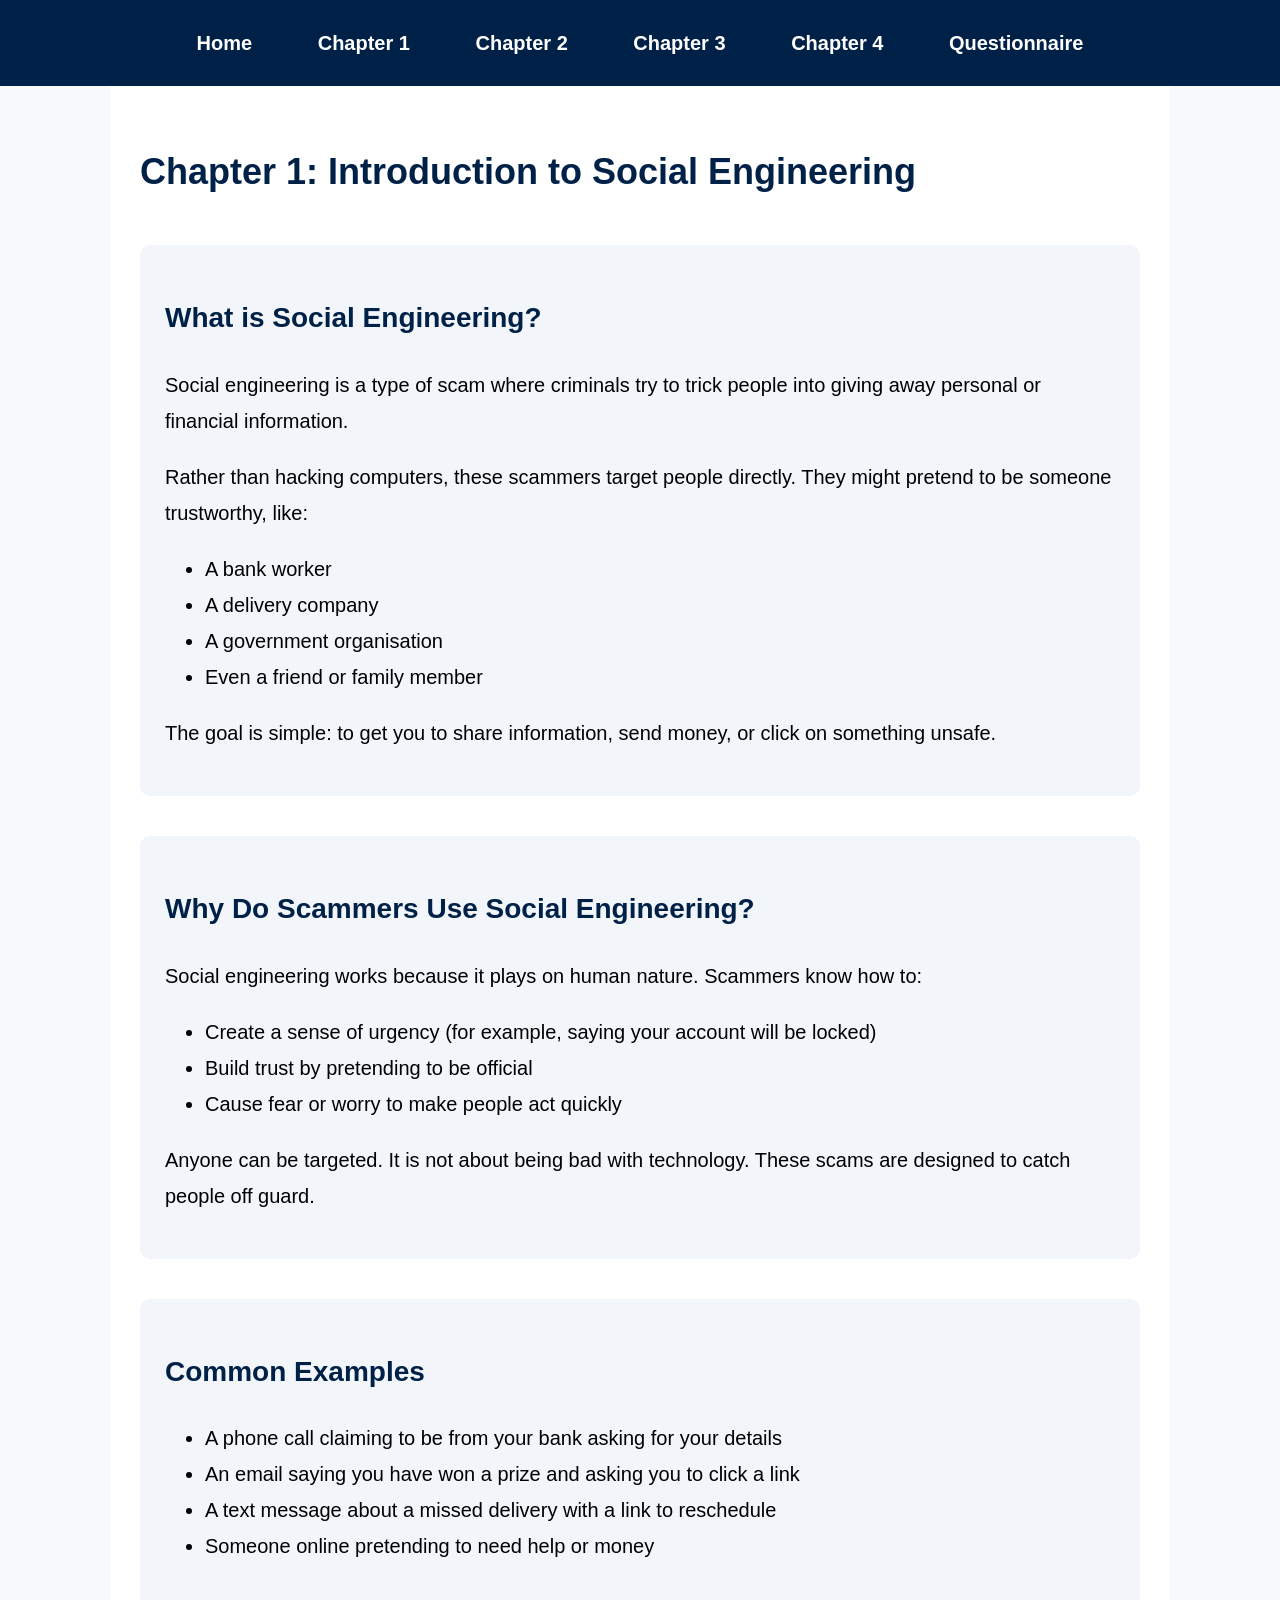
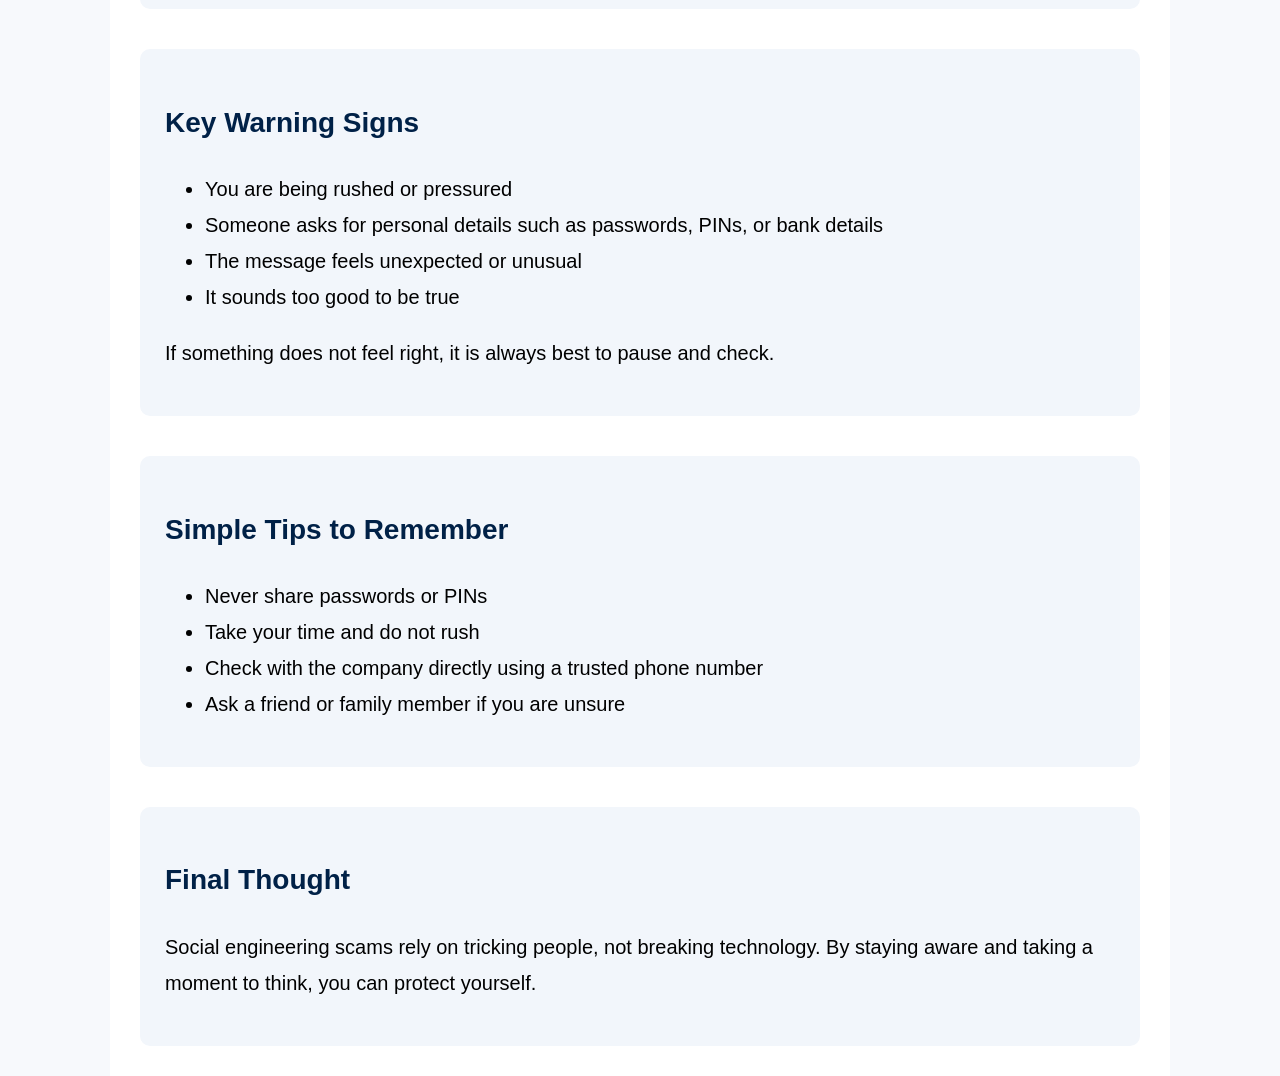
<file: Social-Engineering-Website/chapter1.html>
<!DOCTYPE html>
<html lang="en">
<head>
    <meta charset="UTF-8">
    <title>Chapter 1 - Social Engineering</title>
    <link rel="stylesheet" href="css/style.css">
</head>

<body>

    <!-- NAVIGATION BAR -->
    <nav>
        <ul>
            <li><a href="index.html">Home</a></li>
            <li><a href="chapter1.html">Chapter 1</a></li>
            <li><a href="chapter2.html">Chapter 2</a></li>
            <li><a href="chapter3.html">Chapter 3</a></li>
            <li><a href="chapter4.html">Chapter 4</a></li>
            <li><a href="quiz.html">Questionnaire</a></li>
        </ul>
    </nav>

    <!-- CONTENT -->
    <div class="container">

        <h1>Chapter 1: Introduction to Social Engineering</h1>

        <section>
            <h2>What is Social Engineering?</h2>
            <p>
                Social engineering is a type of scam where criminals try to trick people into
                giving away personal or financial information.
            </p>

            <p>
                Rather than hacking computers, these scammers target people directly.
                They might pretend to be someone trustworthy, like:
            </p>

            <ul>
                <li>A bank worker</li>
                <li>A delivery company</li>
                <li>A government organisation</li>
                <li>Even a friend or family member</li>
            </ul>

            <p>
                The goal is simple: to get you to share information, send money,
                or click on something unsafe.
            </p>
        </section>

        <section>
            <h2>Why Do Scammers Use Social Engineering?</h2>
            <p>
                Social engineering works because it plays on human nature. Scammers know how to:
            </p>

            <ul>
                <li>Create a sense of urgency (for example, saying your account will be locked)</li>
                <li>Build trust by pretending to be official</li>
                <li>Cause fear or worry to make people act quickly</li>
            </ul>

            <p>
                Anyone can be targeted. It is not about being bad with technology.
                These scams are designed to catch people off guard.
            </p>
        </section>

        <section>
            <h2>Common Examples</h2>
            <ul>
                <li>A phone call claiming to be from your bank asking for your details</li>
                <li>An email saying you have won a prize and asking you to click a link</li>

                <li>A text message about a missed delivery with a link to reschedule</li>
                <li>Someone online pretending to need help or money</li>
            </ul>
        </section>

        <section>
            <h2>Key Warning Signs</h2>
            <ul>
                <li>You are being rushed or pressured</li>
                <li>Someone asks for personal details such as passwords, PINs, or bank details</li>
                <li>The message feels unexpected or unusual</li>
                <li>It sounds too good to be true</li>
            </ul>

            <p>
                If something does not feel right, it is always best to pause and check.
            </p>
        </section>

        <section>
            <h2>Simple Tips to Remember</h2>
            <ul>
                <li>Never share passwords or PINs</li>
                <li>Take your time and do not rush</li>
                <li>Check with the company directly using a trusted phone number</li>
                <li>Ask a friend or family member if you are unsure</li>
            </ul>
        </section>

        <section>
            <h2>Final Thought</h2>
            <p>
                Social engineering scams rely on tricking people, not breaking technology.
                By staying aware and taking a moment to think, you can protect yourself.
            </p>
        </section>

    </div>

</body>
</html>
</file>
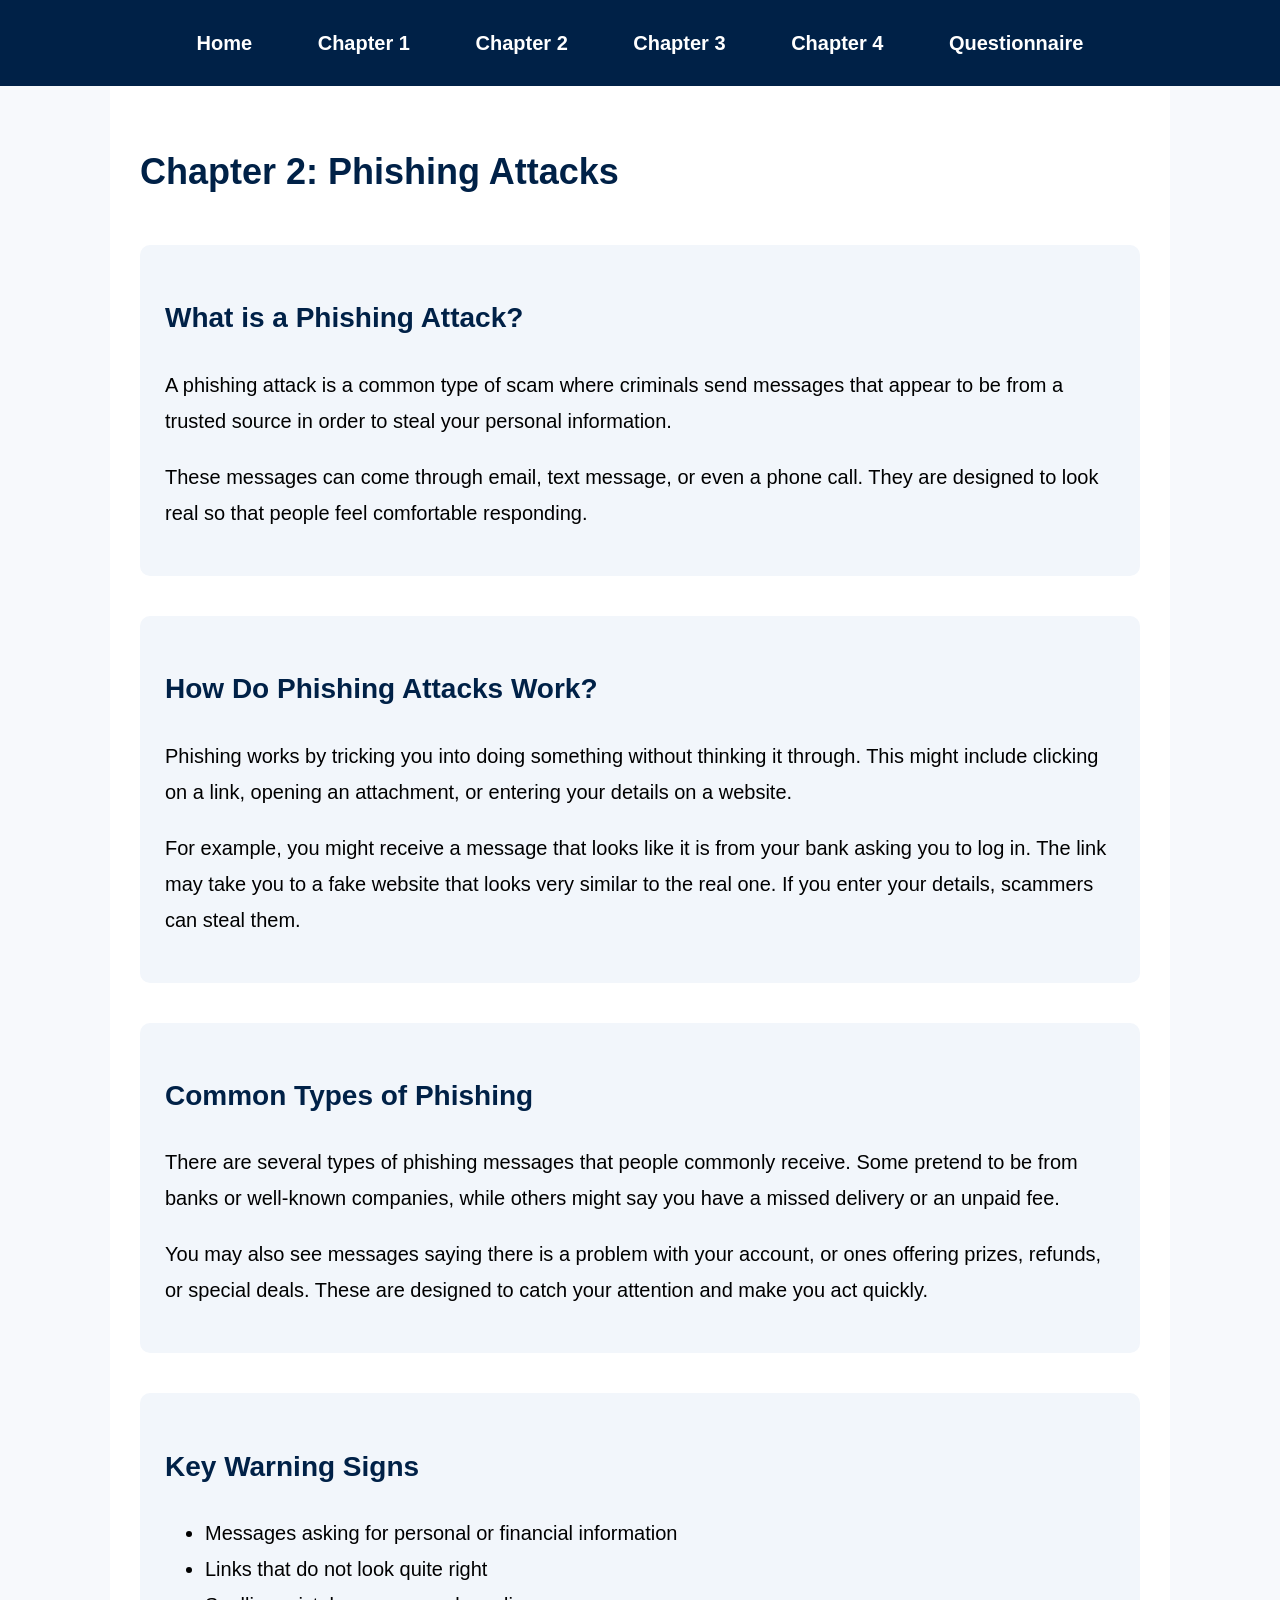
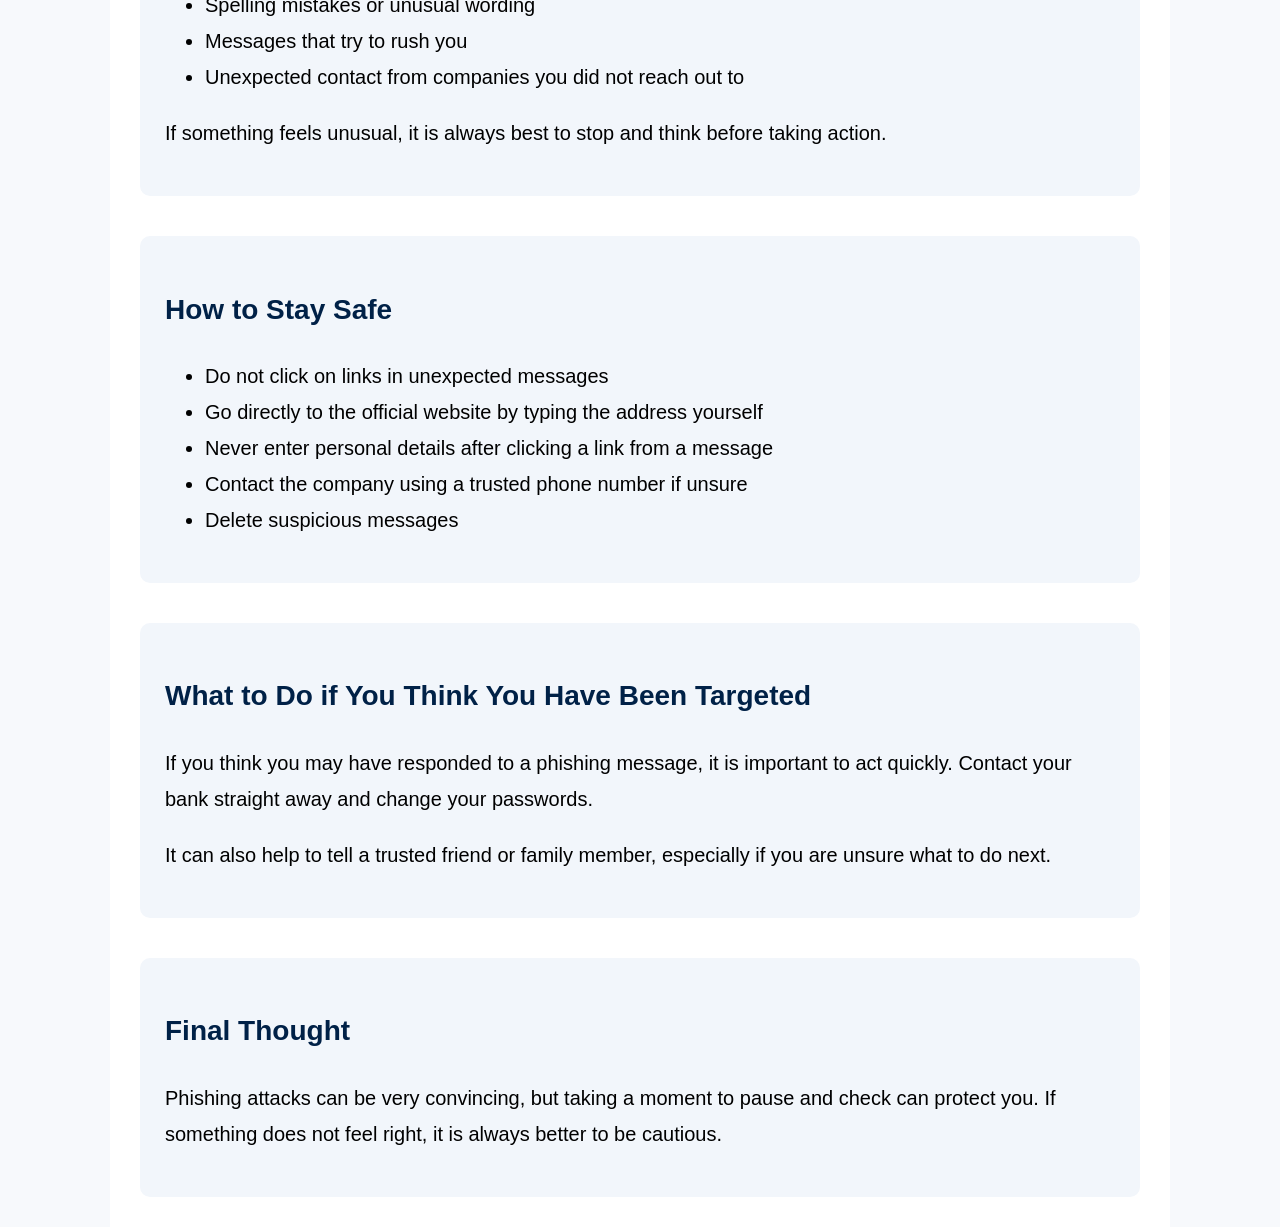
<file: Social-Engineering-Website/chapter2.html>
<!DOCTYPE html>
<html lang="en">
<head>
    <meta charset="UTF-8">
    <title>Chapter 2 - Phishing Attacks</title>
    <link rel="stylesheet" href="css/style.css">
</head>

<body>

    <!-- NAVIGATION BAR -->
    <nav>
        <ul>
            <li><a href="index.html">Home</a></li>
            <li><a href="chapter1.html">Chapter 1</a></li>
            <li><a href="chapter2.html">Chapter 2</a></li>
            <li><a href="chapter3.html">Chapter 3</a></li>
            <li><a href="chapter4.html">Chapter 4</a></li>
            <li><a href="quiz.html">Questionnaire</a></li>
        </ul>
    </nav>

    <!-- CONTENT -->
    <div class="container">

        <h1>Chapter 2: Phishing Attacks</h1>

        <section>
            <h2>What is a Phishing Attack?</h2>
            <p>
                A phishing attack is a common type of scam where criminals send messages that appear
                to be from a trusted source in order to steal your personal information.
            </p>

            <p>
                These messages can come through email, text message, or even a phone call.
                They are designed to look real so that people feel comfortable responding.
            </p>
        </section>

        <section>
            <h2>How Do Phishing Attacks Work?</h2>
            <p>
                Phishing works by tricking you into doing something without thinking it through.
                This might include clicking on a link, opening an attachment, or entering your details on a website.
            </p>

            <p>
                For example, you might receive a message that looks like it is from your bank asking you to log in.
                The link may take you to a fake website that looks very similar to the real one.
                If you enter your details, scammers can steal them.
            </p>
        </section>

        <section>
            <h2>Common Types of Phishing</h2>
            <p>
                There are several types of phishing messages that people commonly receive.
                Some pretend to be from banks or well-known companies, while others might say you
                have a missed delivery or an unpaid fee.
            </p>

            <p>
                You may also see messages saying there is a problem with your account,
                or ones offering prizes, refunds, or special deals. These are designed to catch
                your attention and make you act quickly.
            </p>
        </section>

        <section>
            <h2>Key Warning Signs</h2>
            <ul>
                <li>Messages asking for personal or financial information</li>
                <li>Links that do not look quite right</li>
                <li>Spelling mistakes or unusual wording</li>
                <li>Messages that try to rush you</li>
                <li>Unexpected contact from companies you did not reach out to</li>
            </ul>

            <p>
                If something feels unusual, it is always best to stop and think before taking action.
            </p>
        </section>

        <section>
            <h2>How to Stay Safe</h2>
            <ul>
                <li>Do not click on links in unexpected messages</li>
                <li>Go directly to the official website by typing the address yourself</li>
                <li>Never enter personal details after clicking a link from a message</li>
                <li>Contact the company using a trusted phone number if unsure</li>
                <li>Delete suspicious messages</li>
            </ul>
        </section>

        <section>
            <h2>What to Do if You Think You Have Been Targeted</h2>
            <p>
                If you think you may have responded to a phishing message, it is important to act quickly.
                Contact your bank straight away and change your passwords.
            </p>

            <p>
                It can also help to tell a trusted friend or family member,
                especially if you are unsure what to do next.
            </p>
        </section>

        <section>
            <h2>Final Thought</h2>
            <p>
                Phishing attacks can be very convincing, but taking a moment to pause and check can protect you.
                If something does not feel right, it is always better to be cautious.
            </p>
        </section>

    </div>

</body>
</html>
</file>
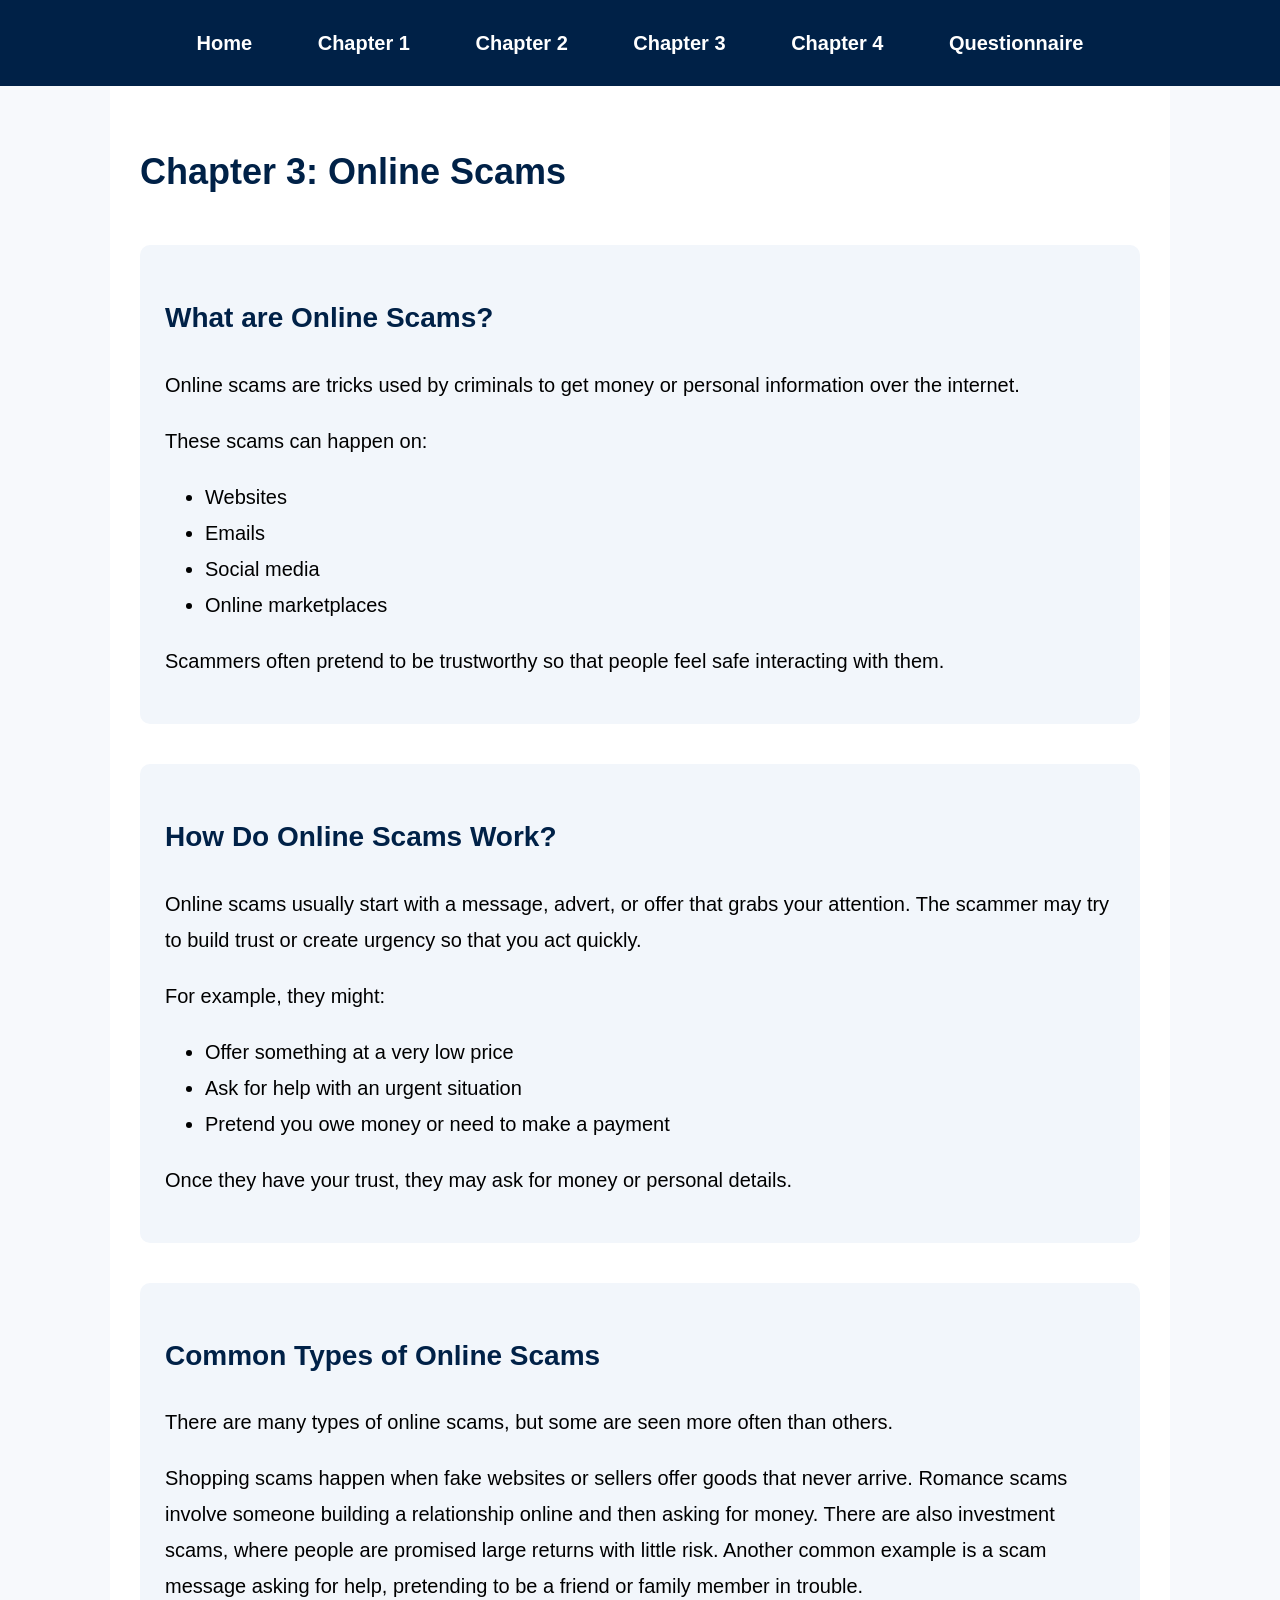
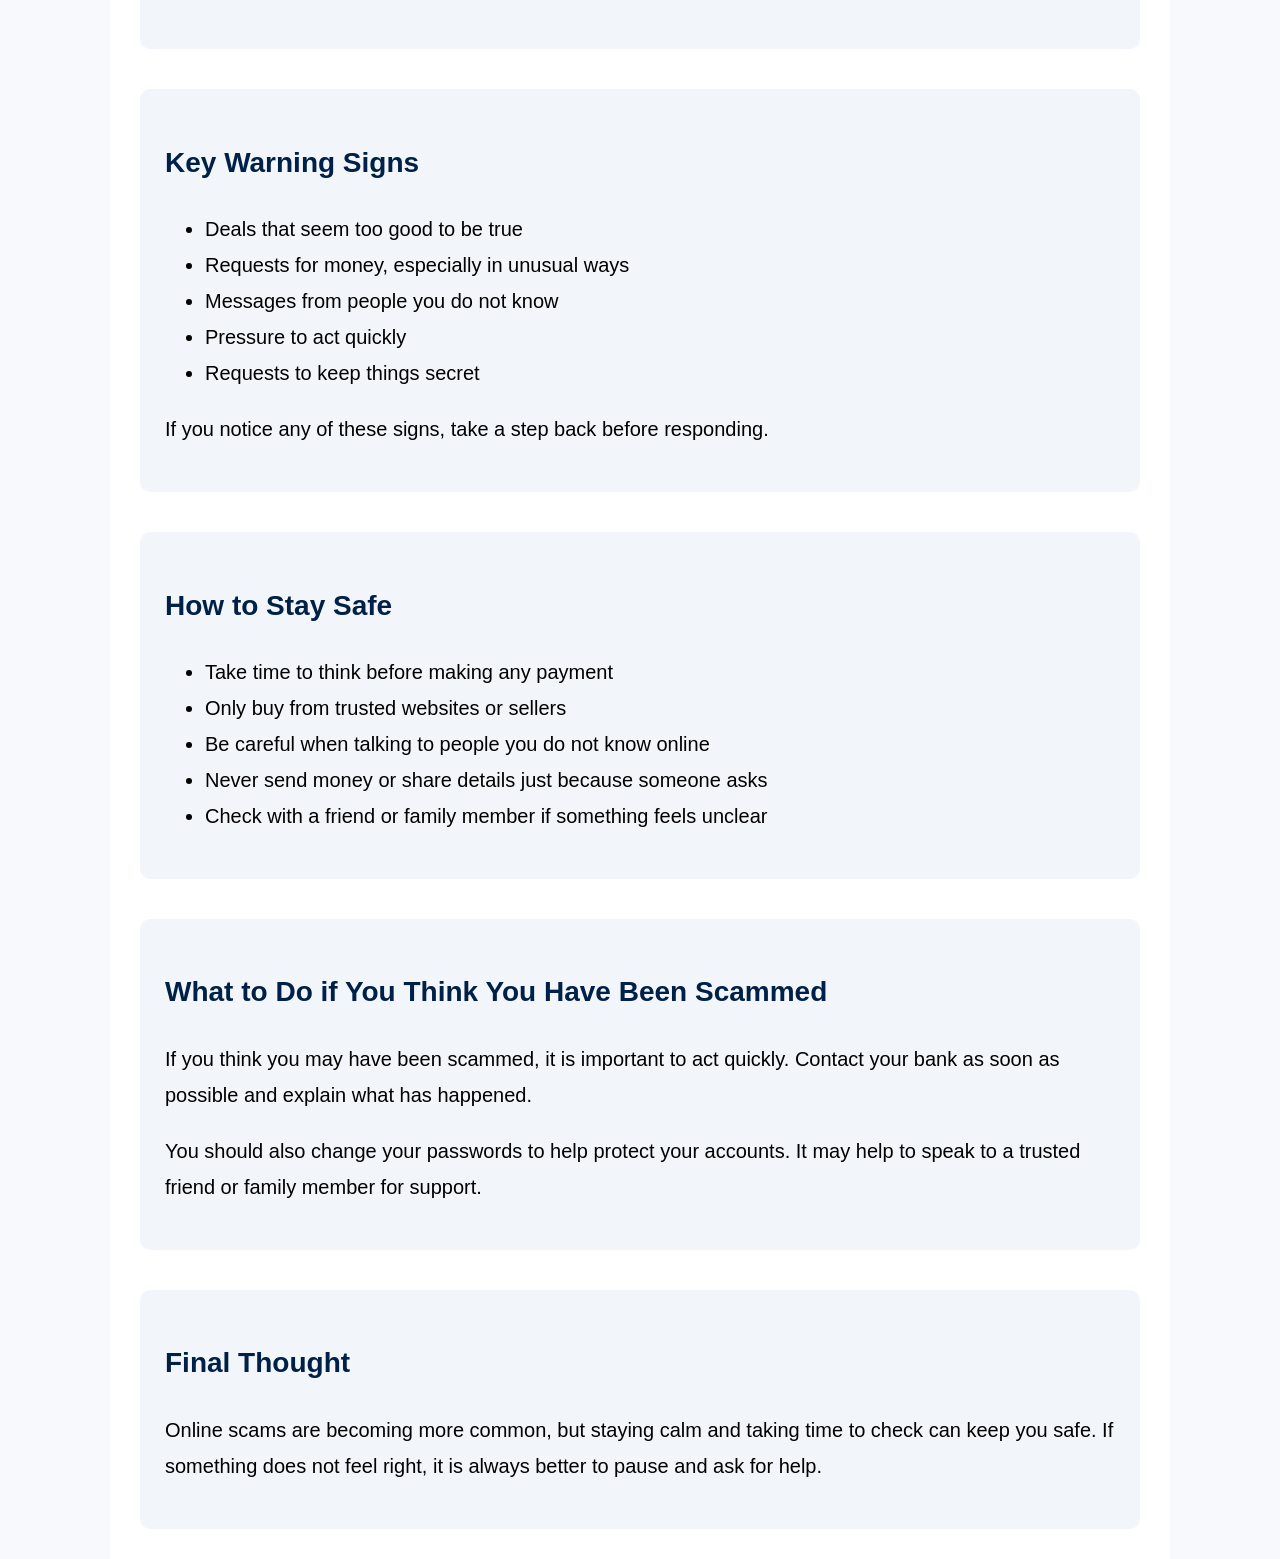
<file: Social-Engineering-Website/chapter3.html>
<!DOCTYPE html>
<html lang="en">
<head>
    <meta charset="UTF-8">
    <title>Chapter 3 - Online Scams</title>
    <link rel="stylesheet" href="css/style.css">
</head>


<body>

    <!-- NAVIGATION BAR -->
    <nav>
        <ul>
            <li><a href="index.html">Home</a></li>
            <li><a href="chapter1.html">Chapter 1</a></li>
            <li><a href="chapter2.html">Chapter 2</a></li>
            <li><a href="chapter3.html">Chapter 3</a></li>
            <li><a href="chapter4.html">Chapter 4</a></li>
            <li><a href="quiz.html">Questionnaire</a></li>
        </ul>
    </nav>

    <!-- CONTENT -->
    <div class="container">

        <h1>Chapter 3: Online Scams</h1>

        <section>
            <h2>What are Online Scams?</h2>
            <p>
                Online scams are tricks used by criminals to get money or personal information over the internet.
            </p>

            <p>
                These scams can happen on:
            </p>

            <ul>
                <li>Websites</li>
                <li>Emails</li>
                <li>Social media</li>
                <li>Online marketplaces</li>
            </ul>

            <p>
                Scammers often pretend to be trustworthy so that people feel safe interacting with them.
            </p>
        </section>

        <section>
            <h2>How Do Online Scams Work?</h2>
            <p>
                Online scams usually start with a message, advert, or offer that grabs your attention.
                The scammer may try to build trust or create urgency so that you act quickly.
            </p>

            <p>For example, they might:</p>

            <ul>
                <li>Offer something at a very low price</li>
                <li>Ask for help with an urgent situation</li>
                <li>Pretend you owe money or need to make a payment</li>
            </ul>

            <p>
                Once they have your trust, they may ask for money or personal details.
            </p>
        </section>

        <section>
            <h2>Common Types of Online Scams</h2>
            <p>
                There are many types of online scams, but some are seen more often than others.
            </p>

            <p>

                Shopping scams happen when fake websites or sellers offer goods that never arrive.
                Romance scams involve someone building a relationship online and then asking for money.
                There are also investment scams, where people are promised large returns with little risk.
                Another common example is a scam message asking for help, pretending to be a friend or family member in trouble.
            </p>
        </section>

        <section>
            <h2>Key Warning Signs</h2>
            <ul>
                <li>Deals that seem too good to be true</li>
                <li>Requests for money, especially in unusual ways</li>
                <li>Messages from people you do not know</li>
                <li>Pressure to act quickly</li>
                <li>Requests to keep things secret</li>
            </ul>

            <p>
                If you notice any of these signs, take a step back before responding.
            </p>
        </section>

        <section>
            <h2>How to Stay Safe</h2>
            <ul>
                <li>Take time to think before making any payment</li>
                <li>Only buy from trusted websites or sellers</li>
                <li>Be careful when talking to people you do not know online</li>
                <li>Never send money or share details just because someone asks</li>
                <li>Check with a friend or family member if something feels unclear</li>
            </ul>
        </section>

        <section>
            <h2>What to Do if You Think You Have Been Scammed</h2>
            <p>
                If you think you may have been scammed, it is important to act quickly.
                Contact your bank as soon as possible and explain what has happened.
            </p>

            <p>
                You should also change your passwords to help protect your accounts.
                It may help to speak to a trusted friend or family member for support.
            </p>
        </section>

        <section>
            <h2>Final Thought</h2>
            <p>
                Online scams are becoming more common, but staying calm and taking time to check can keep you safe.
                If something does not feel right, it is always better to pause and ask for help.
            </p>
        </section>

    </div>

</body>
</html>
</file>
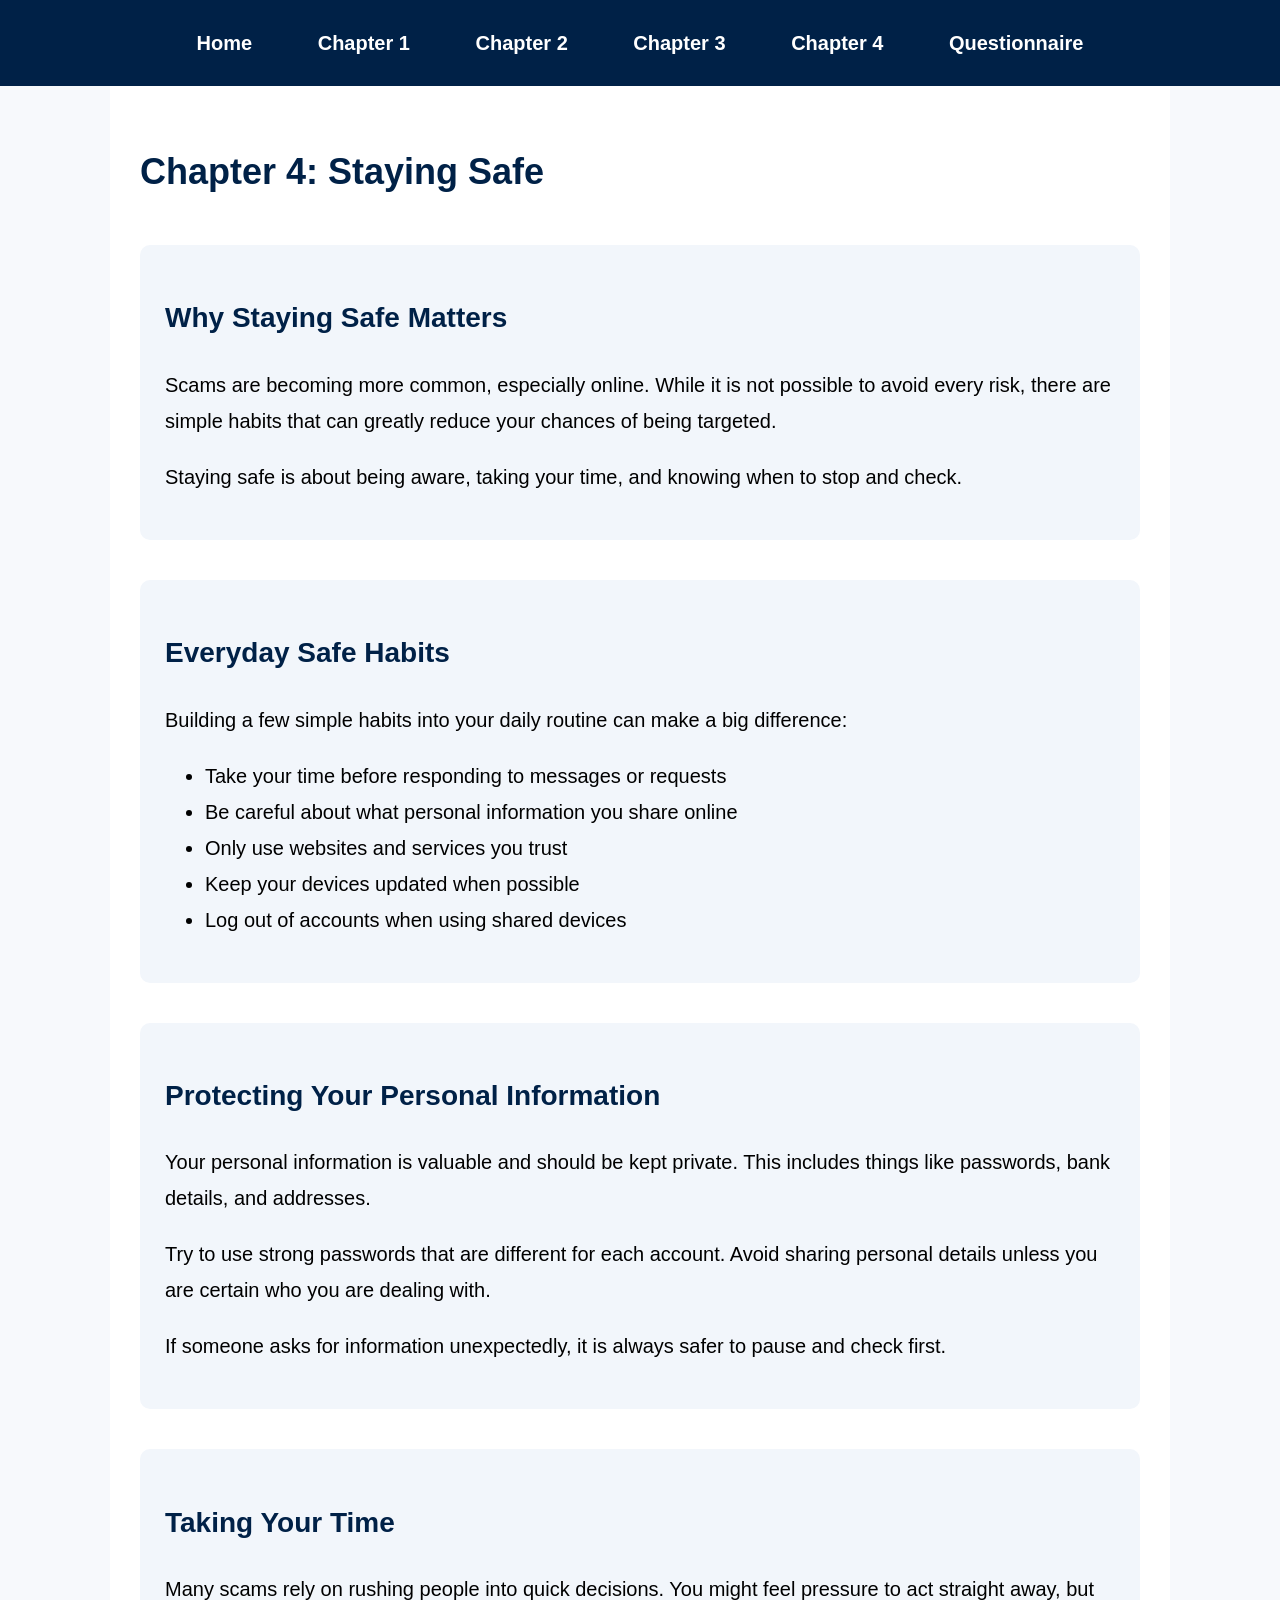
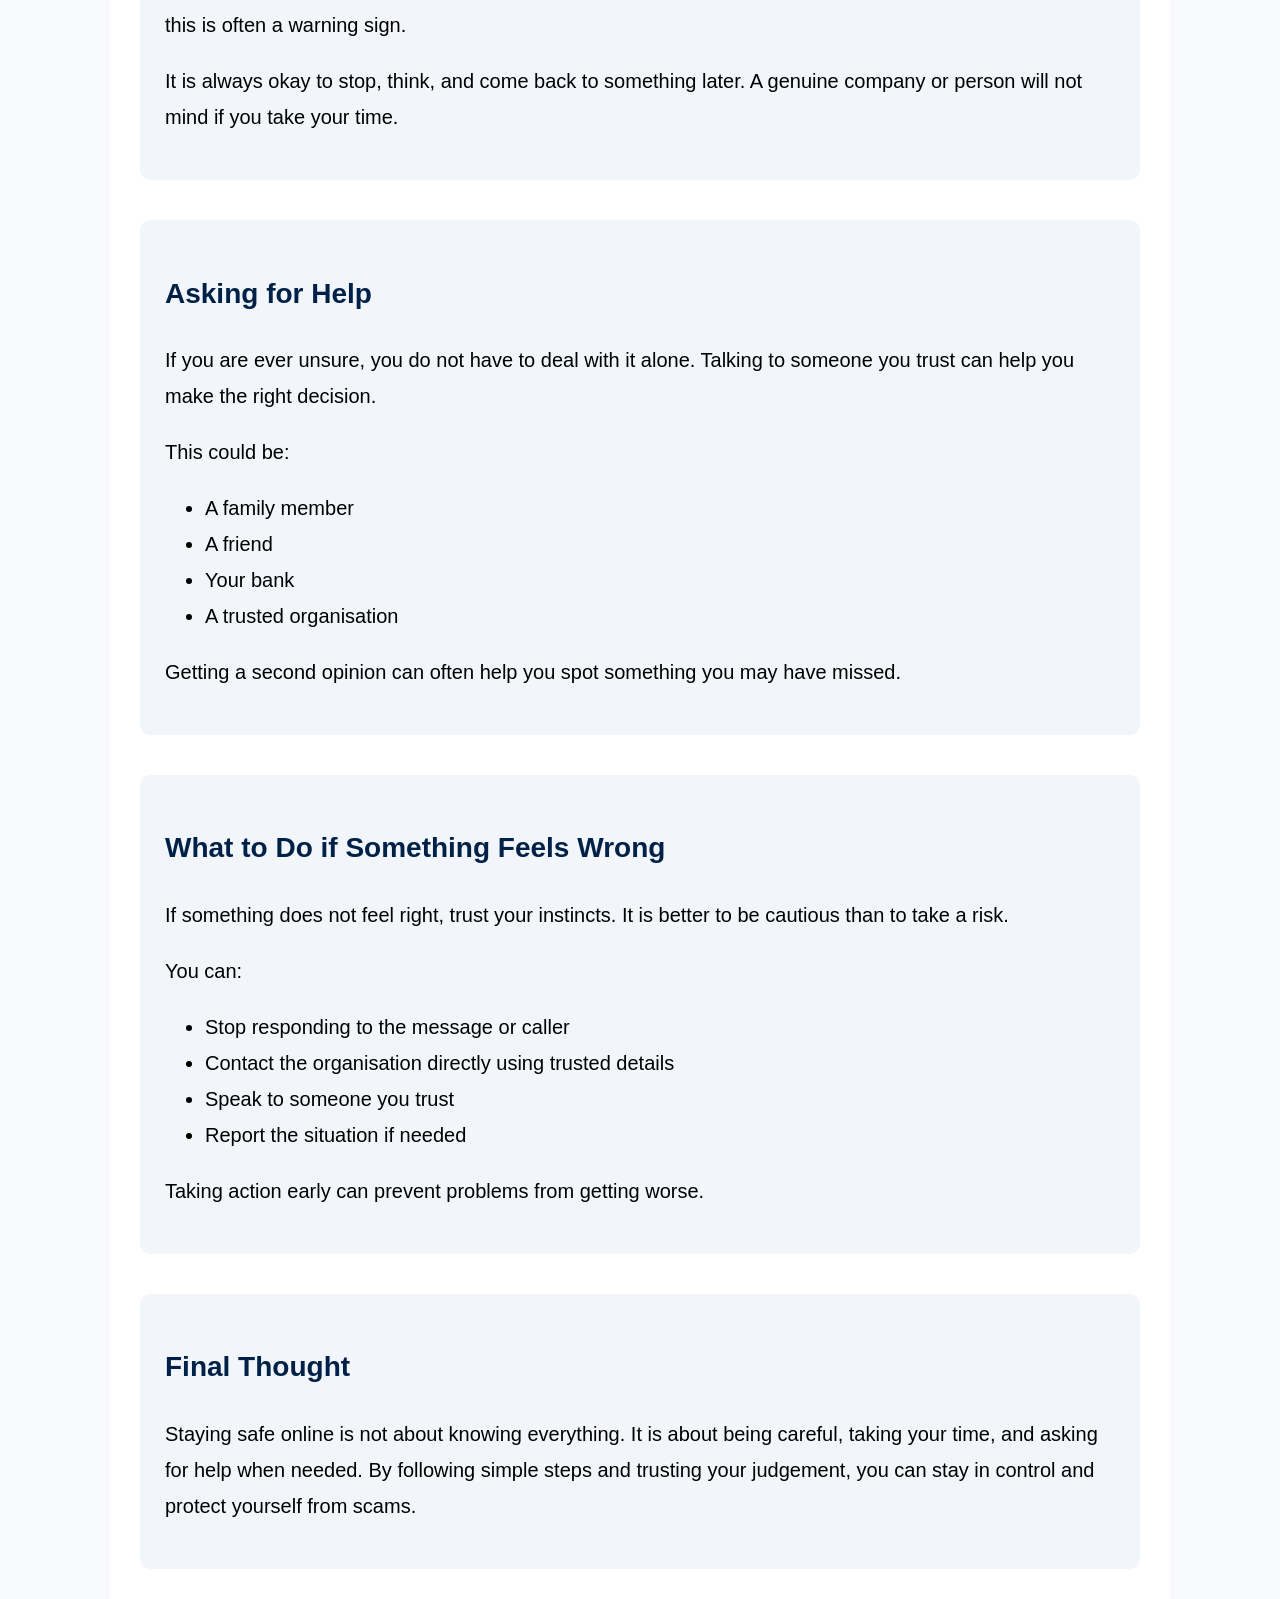
<file: Social-Engineering-Website/chapter4.html>
<!DOCTYPE html>
<html lang="en">
<head>
    <meta charset="UTF-8">
    <title>Chapter 4 - Staying Safe</title>
    <link rel="stylesheet" href="css/style.css">
</head>

<body>

    <!-- NAVIGATION BAR -->
    <nav>
        <ul>
            <li><a href="index.html">Home</a></li>
            <li><a href="chapter1.html">Chapter 1</a></li>
            <li><a href="chapter2.html">Chapter 2</a></li>
            <li><a href="chapter3.html">Chapter 3</a></li>
            <li><a href="chapter4.html">Chapter 4</a></li>
            <li><a href="quiz.html">Questionnaire</a></li>
        </ul>
    </nav>

    <!-- CONTENT -->
    <div class="container">

        <h1>Chapter 4: Staying Safe</h1>

        <section>
            <h2>Why Staying Safe Matters</h2>
            <p>
                Scams are becoming more common, especially online. While it is not possible to avoid every risk,
                there are simple habits that can greatly reduce your chances of being targeted.
            </p>

            <p>
                Staying safe is about being aware, taking your time, and knowing when to stop and check.
            </p>
        </section>

        <section>
            <h2>Everyday Safe Habits</h2>
            <p>
                Building a few simple habits into your daily routine can make a big difference:
            </p>

            <ul>
                <li>Take your time before responding to messages or requests</li>
                <li>Be careful about what personal information you share online</li>
                <li>Only use websites and services you trust</li>
                <li>Keep your devices updated when possible</li>
                <li>Log out of accounts when using shared devices</li>
            </ul>
        </section>

        <section>
            <h2>Protecting Your Personal Information</h2>
            <p>
                Your personal information is valuable and should be kept private.
                This includes things like passwords, bank details, and addresses.
            </p>

            <p>
                Try to use strong passwords that are different for each account.
                Avoid sharing personal details unless you are certain who you are dealing with.
            </p>

            <p>
                If someone asks for information unexpectedly, it is always safer to pause and check first.
            </p>
        </section>

        <section>
            <h2>Taking Your Time</h2>
            <p>
                Many scams rely on rushing people into quick decisions.
                You might feel pressure to act straight away, but this is often a warning sign.
            </p>

            <p>
                It is always okay to stop, think, and come back to something later.
                A genuine company or person will not mind if you take your time.
            </p>
        </section>

        <section>
            <h2>Asking for Help</h2>
            <p>
                If you are ever unsure, you do not have to deal with it alone.
                Talking to someone you trust can help you make the right decision.
            </p>

            <p>This could be:</p>

            <ul>
                <li>A family member</li>
                <li>A friend</li>
                <li>Your bank</li>
                <li>A trusted organisation</li>
            </ul>

            <p>
                Getting a second opinion can often help you spot something you may have missed.
            </p>
        </section>

        <section>
            <h2>What to Do if Something Feels Wrong</h2>
            <p>
                If something does not feel right, trust your instincts.
                It is better to be cautious than to take a risk.
            </p>

            <p>You can:</p>

            <ul>
                <li>Stop responding to the message or caller</li>
                <li>Contact the organisation directly using trusted details</li>
                <li>Speak to someone you trust</li>
                <li>Report the situation if needed</li>
            </ul>

            <p>
                Taking action early can prevent problems from getting worse.
            </p>
        </section>

        <section>
            <h2>Final Thought</h2>
            <p>
                Staying safe online is not about knowing everything.
                It is about being careful, taking your time, and asking for help when needed.
                By following simple steps and trusting your judgement,
                you can stay in control and protect yourself from scams.
            </p>
        </section>

    </div>

</body>
</html>
</file>
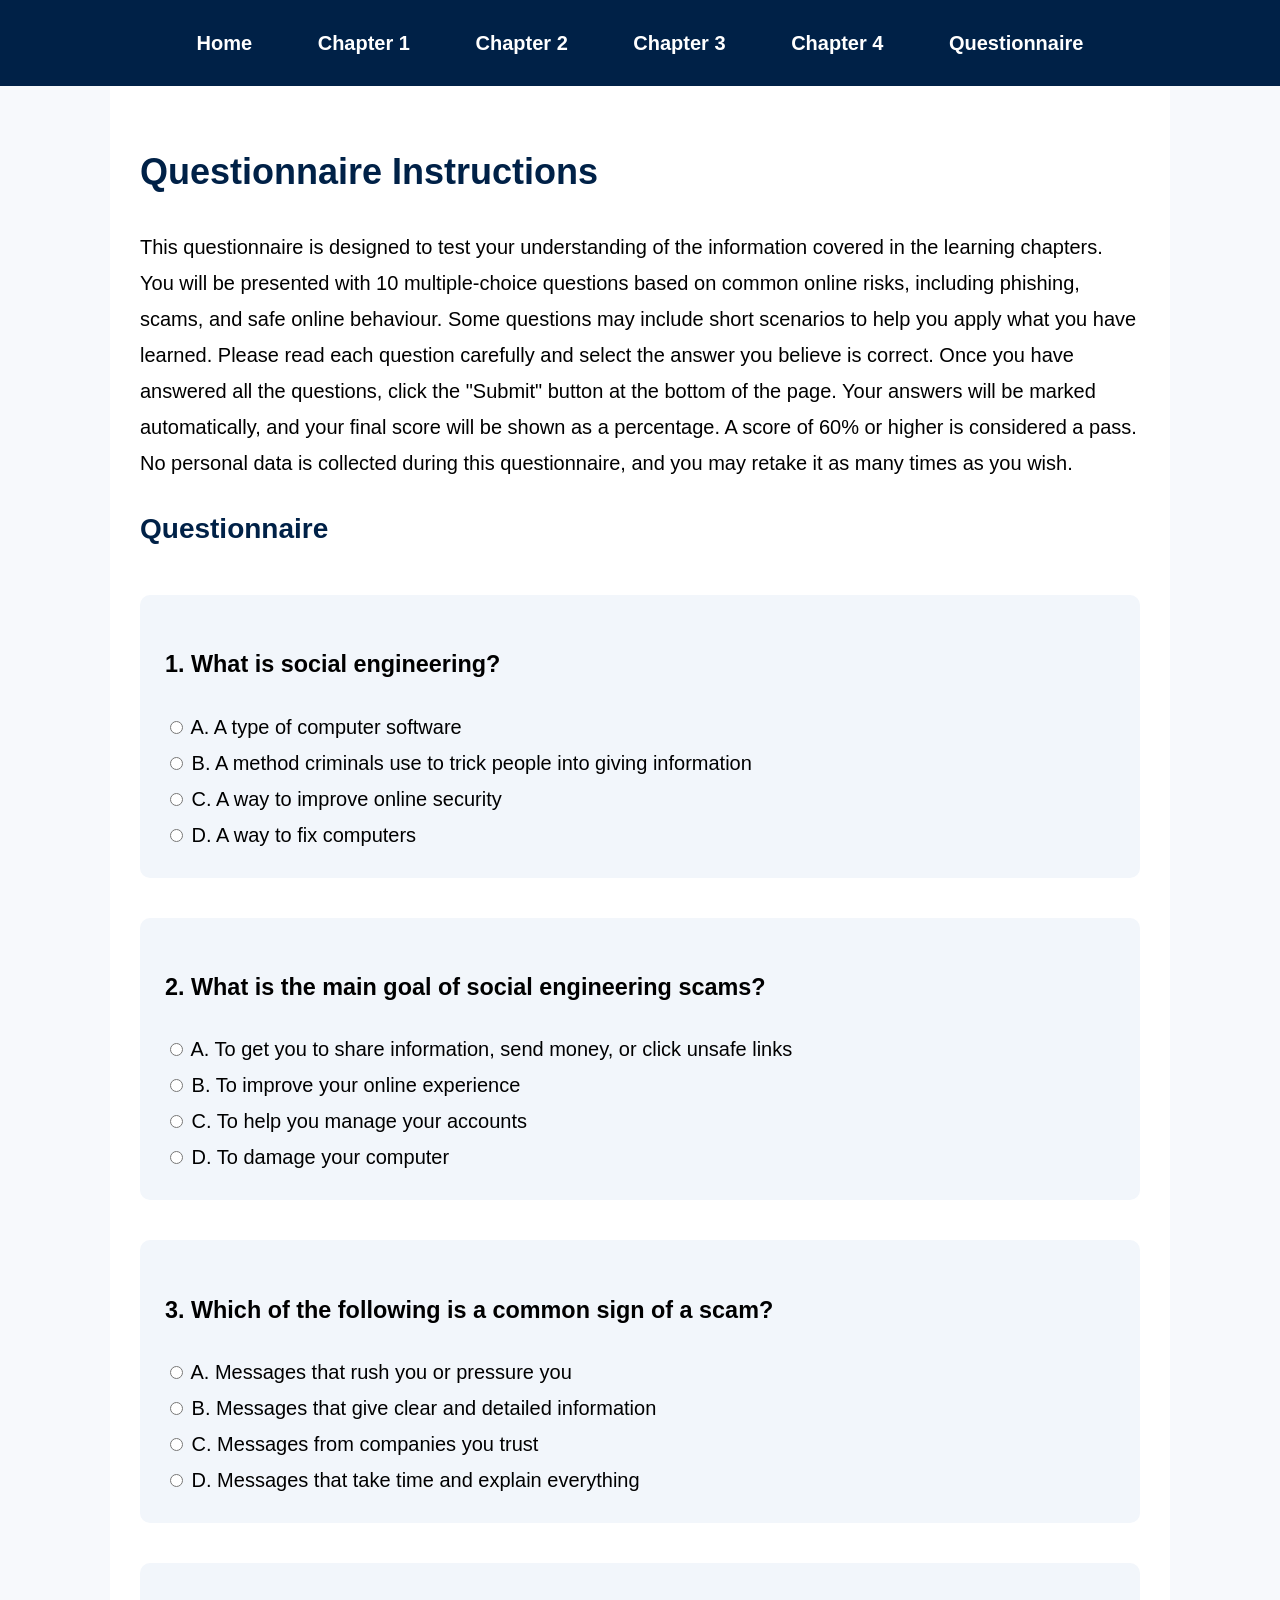
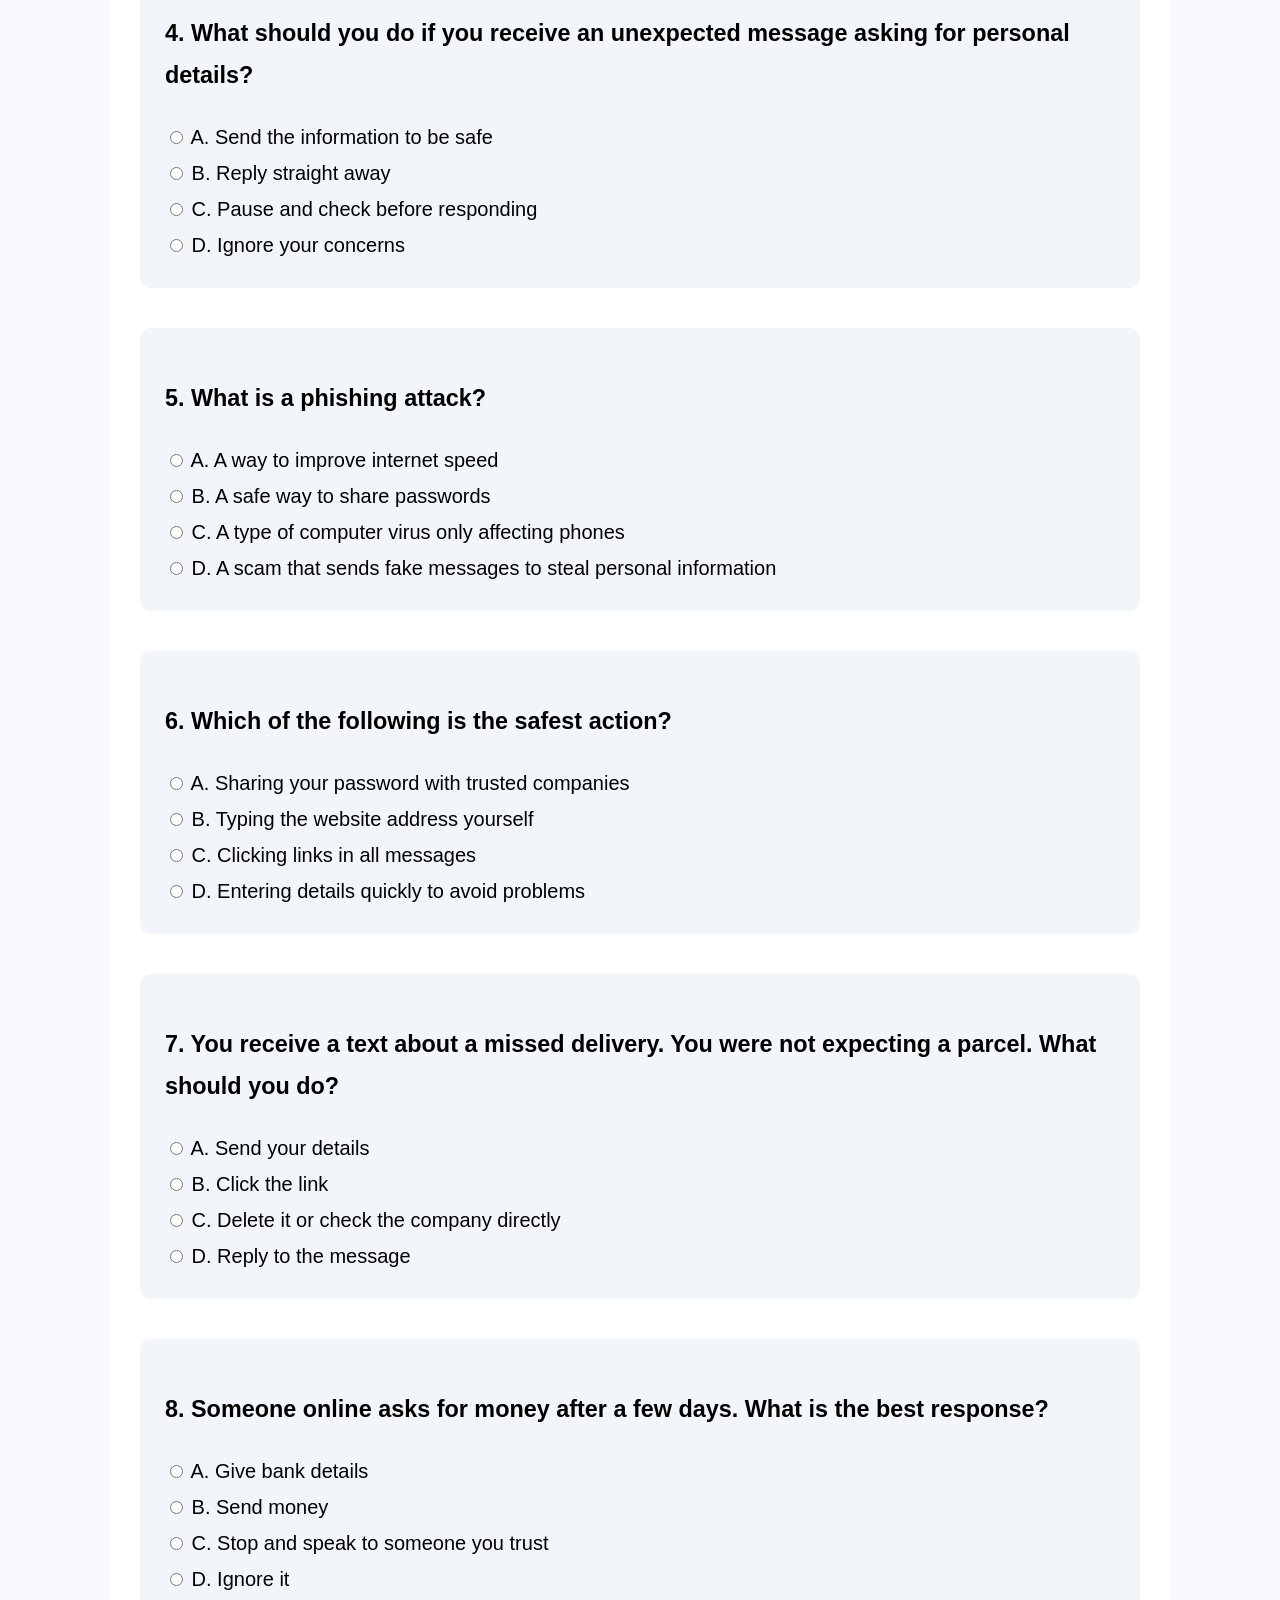
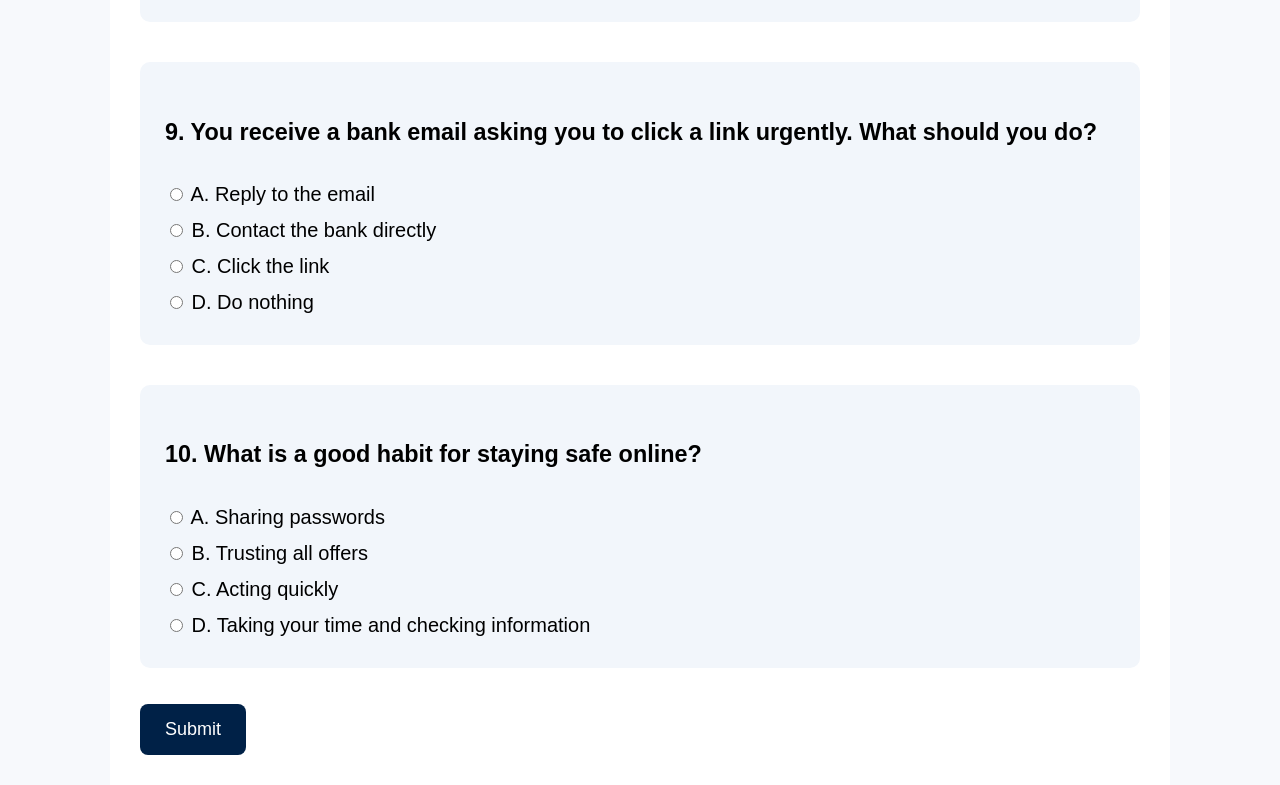
<file: Social-Engineering-Website/quiz.html>
<!DOCTYPE html>
<html lang="en">
<head>
    <meta charset="UTF-8">
    <title>Questionnaire</title>
    <link rel="stylesheet" href="css/style.css">
</head>

<body>

    <!-- NAVIGATION -->
    <nav>
        <ul>
            <li><a href="index.html">Home</a></li>
            <li><a href="chapter1.html">Chapter 1</a></li>
            <li><a href="chapter2.html">Chapter 2</a></li>
            <li><a href="chapter3.html">Chapter 3</a></li>
            <li><a href="chapter4.html">Chapter 4</a></li>
            <li><a href="quiz.html">Questionnaire</a></li>
        </ul>
    </nav>

    <div class="container">


        <!-- INSTRUCTIONS -->
        <h1>Questionnaire Instructions</h1>
     
        <p>
            This questionnaire is designed to test your understanding of the information
            covered in the learning chapters.

            You will be presented with 10 multiple-choice questions based on common online risks,
            including phishing, scams, and safe online behaviour. Some questions may include short
            scenarios to help you apply what you have learned.

            Please read each question carefully and select the answer you believe is correct.
            Once you have answered all the questions, click the "Submit" button at the bottom of the page.

            Your answers will be marked automatically, and your final score will be shown as a percentage.
            A score of 60% or higher is considered a pass.

            No personal data is collected during this questionnaire, and you may retake it as many
            times as you wish.
        </p>

        <h2>Questionnaire</h2>   

        <!-- QUIZ FORM -->
        <form id="quizForm">

            <!-- Q1 -->
            <section>
                <h3>1. What is social engineering?</h3>
                <label><input type="radio" name="q1" value="B"> A. A type of computer software</label><br>
                <label><input type="radio" name="q1" value="A"> B. A method criminals use to trick people into giving information</label><br>
                <label><input type="radio" name="q1" value="C"> C. A way to improve online security</label><br>
                <label><input type="radio" name="q1" value="D"> D. A way to fix computers</label>
            </section>

            <!-- Q2 -->
            <section>
                <h3>2. What is the main goal of social engineering scams?</h3>
                <label><input type="radio" name="q2" value="A"> A. To get you to share information, send money, or click unsafe links</label><br>
                <label><input type="radio" name="q2" value="B"> B. To improve your online experience</label><br>
                <label><input type="radio" name="q2" value="C"> C. To help you manage your accounts</label><br>
                <label><input type="radio" name="q2" value="D"> D. To damage your computer</label>
            </section>

            <!-- Q3 -->
            <section>
                <h3>3. Which of the following is a common sign of a scam?</h3>
                <label><input type="radio" name="q3" value="A"> A. Messages that rush you or pressure you</label><br>
                <label><input type="radio" name="q3" value="B"> B. Messages that give clear and detailed information</label><br>
                <label><input type="radio" name="q3" value="C"> C. Messages from companies you trust</label><br>
                <label><input type="radio" name="q3" value="D"> D. Messages that take time and explain everything</label>
            </section>

            <!-- Q4 -->
            <section>
                <h3>4. What should you do if you receive an unexpected message asking for personal details?</h3>
                <label><input type="radio" name="q4" value="A"> A. Send the information to be safe</label><br>
                <label><input type="radio" name="q4" value="B"> B. Reply straight away</label><br>
                <label><input type="radio" name="q4" value="C"> C. Pause and check before responding</label><br>
                <label><input type="radio" name="q4" value="D"> D. Ignore your concerns</label>
            </section>

            <!-- Q5 -->
            <section>
                <h3>5. What is a phishing attack?</h3>
                <label><input type="radio" name="q5" value="A"> A. A way to improve internet speed</label><br>
                <label><input type="radio" name="q5" value="B"> B. A safe way to share passwords</label><br>
                <label><input type="radio" name="q5" value="C"> C. A type of computer virus only affecting phones</label><br>
                <label><input type="radio" name="q5" value="D"> D. A scam that sends fake messages to steal personal information</label>
            </section>

            <!-- Q6 -->
            <section>
                <h3>6. Which of the following is the safest action?</h3>
                <label><input type="radio" name="q6" value="A"> A. Sharing your password with trusted companies</label><br>
                <label><input type="radio" name="q6" value="B"> B. Typing the website address yourself</label><br>
                <label><input type="radio" name="q6" value="C"> C. Clicking links in all messages</label><br>
                <label><input type="radio" name="q6" value="D"> D. Entering details quickly to avoid problems</label>
            </section>

            <!-- Q7 -->
            <section>
                <h3>7. You receive a text about a missed delivery. You were not expecting a parcel. What should you do?</h3>
                <label><input type="radio" name="q7" value="A"> A. Send your details</label><br>
                <label><input type="radio" name="q7" value="B"> B. Click the link</label><br>
                <label><input type="radio" name="q7" value="C"> C. Delete it or check the company directly</label><br>
                <label><input type="radio" name="q7" value="D"> D. Reply to the message</label>
            </section>

            <!-- Q8 -->
            <section>
                <h3>8. Someone online asks for money after a few days. What is the best response?</h3>
                <label><input type="radio" name="q8" value="A"> A. Give bank details</label><br>
                <label><input type="radio" name="q8" value="B"> B. Send money</label><br>
                <label><input type="radio" name="q8" value="C"> C. Stop and speak to someone you trust</label><br>
                <label><input type="radio" name="q8" value="D"> D. Ignore it</label>
            </section>

            <!-- Q9 -->
            <section>
                <h3>9. You receive a bank email asking you to click a link urgently. What should you do?</h3>
                <label><input type="radio" name="q9" value="A"> A. Reply to the email</label><br>
                <label><input type="radio" name="q9" value="B"> B. Contact the bank directly</label><br>
                <label><input type="radio" name="q9" value="C"> C. Click the link</label><br>
                <label><input type="radio" name="q9" value="D"> D. Do nothing</label>
            </section>

            <!-- Q10 -->
            <section>
                <h3>10. What is a good habit for staying safe online?</h3>
                <label><input type="radio" name="q10" value="A"> A. Sharing passwords</label><br>
                <label><input type="radio" name="q10" value="B"> B. Trusting all offers</label><br>
                <label><input type="radio" name="q10" value="C"> C. Acting quickly</label><br>
                <label><input type="radio" name="q10" value="D"> D. Taking your time and checking information</label>
            </section>

            <br>
            <button type="button" onclick="submitQuiz()">Submit</button>

        </form>

    </div>

    <script src="js/quiz.js"></script>

</body>
</html>
</file>
<file: Social-Engineering-Website/css/style.css>
/* GENERAL PAGE STYLE */
body {
    font-family: Arial, sans-serif;
    margin: 0;
    padding: 0;
    background-color: #f7f9fc;
    color: #000;
    line-height: 1.8;
    font-size: 20px; /* Increased for readability */
}

/* CONTAINER */
.container {
    width: 90%;
    max-width: 1000px;
    margin: auto;
    padding: 30px;
    background: #ffffff;
}

/* HEADINGS */
h1 {
    font-size: 36px;
    color: #002147;
}

h2 {
    font-size: 28px;
    color: #002147;
}

/* NAVIGATION BAR */
nav {
    background: #002147;
    padding: 15px 0;
}

nav ul {
    list-style: none;
    padding: 0;
    margin: 0;
    text-align: center;
}

nav ul li {
    display: inline-block;
    margin: 10px 20px;
}

nav ul li a {
    color: #ffffff;
    text-decoration: none;
    font-weight: bold;
    font-size: 20px;
    padding: 10px;
}

nav ul li a:hover {
    background-color: #004080;
    border-radius: 6px;
}

/* LINKS */
a {
    color: #0056b3;
    font-weight: bold;
}

a:hover {
    color: #003366;
}

/* SECTIONS */
section {
    margin-top: 40px;
    padding: 25px;
    background: #f2f6fb;
    border-radius: 10px;
}

/* CONSENT BOX */
.consent {
    border-left: 6px solid #007BFF;
    background: #eef5ff;
}

/* CHECKBOX */
input[type="checkbox"] {
    transform: scale(1.6); /* bigger */
    margin-right: 15px;
}

/* BUTTONS */
button {
    background-color: #002147;
    color: white;
    padding: 15px 25px;
    border: none;
    border-radius: 8px;
    font-size: 18px;
    cursor: pointer;
}

button:hover {
    background-color: #004080;
}

/* CHAPTER LIST */
.chapters ul {
    list-style-type: none;
    padding: 0;
}

.chapters li {
    margin: 15px 0;
}

/* QUIZ SECTION */
.quiz {
    text-align: center;
}

/* EXTRA: Make links look like buttons (better UX) */
.quiz a, .chapters a {
    display: inline-block;
    margin-top: 10px;
    padding: 12px 18px;
    background: #002147;
    color: white;
    border-radius: 8px;
    text-decoration: none;
}

.quiz a:hover, .chapters a:hover {
    background: #004080;
}
</file>
